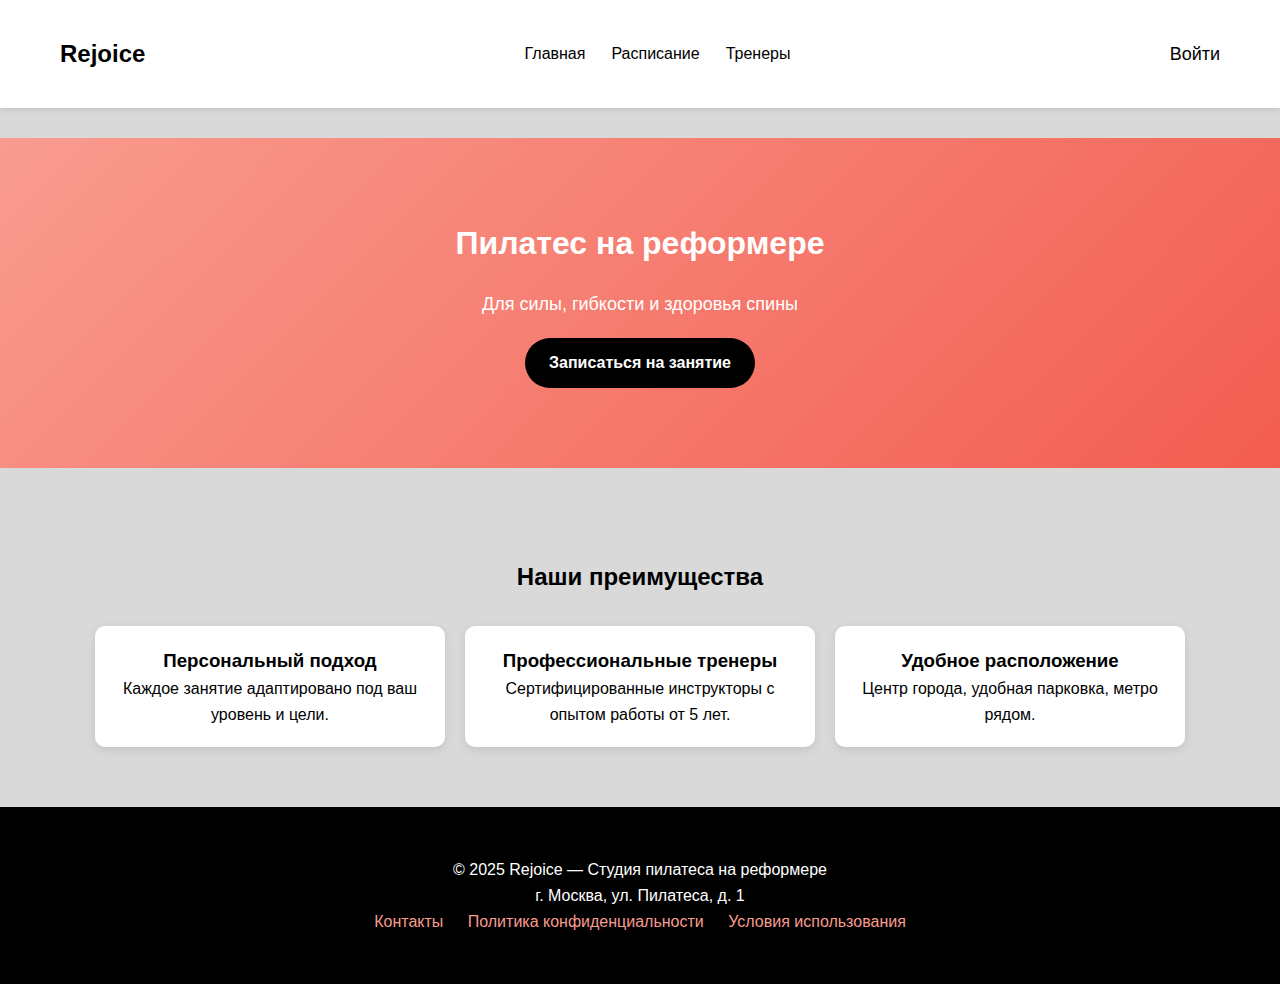
<file: index.html>
<!DOCTYPE html>
<html lang="ru">
<head>
  <meta charset="UTF-8" />
  <meta name="viewport" content="width=device-width, initial-scale=1.0"/>
  <title>Rejoice — Пилатес на реформере</title>
  <link rel="stylesheet" href="css/style.css" />
</head>
<body>

  <!-- Уведомление -->
  <div class="notification" id="notification"></div>

  <!-- Модальное окно входа -->
  <div class="modal-overlay" id="loginModal">
    <div class="modal">
      <span class="modal-close" id="modalClose">&times;</span>
      <h2>Вход</h2>
      <form id="loginForm">
        <div class="form-group">
          <label for="login">Логин</label>
          <input type="email" id="login" class="form-control" required placeholder="example@example.com">
        </div>
        <div class="form-group">
          <label for="password">Пароль</label>
          <input type="password" id="password" class="form-control" required placeholder="••••••••">
        </div>
        <button type="submit" class="btn">Войти</button>
        <p style="margin-top:10px;font-size:14px;">
          Нет аккаунта? 
          <a href="#" id="showRegisterLink" style="color:#F35D51;cursor:pointer;">Зарегистрироваться</a>
        </p>
      </form>

      <!-- Форма регистрации -->
      <form id="registerForm" style="display:none;">
        <h3>Регистрация</h3>
        <div class="form-group">
          <label>Имя</label>
          <input type="text" id="regName" class="form-control" required>
        </div>
        <div class="form-group">
          <label>Логин (email)</label>
          <input type="email" id="regLogin" class="form-control" required>
        </div>
        <div class="form-group">
          <label>Пароль</label>
          <input type="password" id="regPassword" class="form-control" required minlength="6">
        </div>
        <div class="form-group">
          <label>Телефон</label>
          <input type="tel" id="regPhone" class="form-control" required>
        </div>
        <div style="display:flex;flex-direction:column;align-items:center;margin-top:10px;gap:10px;">
          <button type="submit" class="btn">Зарегистрироваться</button>
          <a href="#" id="showLoginLink" style="color:#F35D51;cursor:pointer;">Вернуться к входу</a>
        </div>
      </form>
    </div>
  </div>

  <!-- Шапка -->
  <header>
    <div class="container header-content">
      <a href="index.html" class="logo">Rejoice</a>
      <nav>
        <a href="index.html">Главная</a>
        <a href="schedule.html">Расписание</a>
        <a href="trainer.html">Тренеры</a>
        <a href="profile.html" id="profileBtn" style="display:none;">Личный кабинет</a>
        <a href="admin.html" id="adminBtn" style="display:none;">Админ-панель</a>
      </nav>
      <div class="user-menu" style="display:flex;align-items:center;gap:10px;">
        <div id="notificationIcon" style="display:none;position:relative;cursor:pointer;font-size:24px;"></div>
        <button id="loginBtn">Войти</button>
        <button id="logoutBtn" style="display:none;">Выйти</button>
      </div>
    </div>
  </header>

  <!-- Герой-блок -->
  <section class="hero" style="background:linear-gradient(135deg,var(--accent),var(--accent-dark));color:white;text-align:center;padding:80px 20px;margin:30px 0;">
    <h1>Пилатес на реформере</h1>
    <p style="font-size:18px;margin:20px 0;">Для силы, гибкости и здоровья спины</p>
    <a href="schedule.html" class="btn">Записаться на занятие</a>
  </section>

  <!-- Наши преимущества (по центру) -->
  <section class="container" style="margin:40px auto; text-align: center; display: flex; flex-direction: column; align-items: center;">
    <h2 style="margin-bottom: 30px;">Наши преимущества</h2>
    <div style="display:flex;gap:20px;flex-wrap:wrap;justify-content:center;max-width:1200px;margin:0 auto;width:100%;">
      <div style="flex:1;min-width:250px;max-width:350px;background:white;padding:20px;border-radius:10px;text-align:center;box-shadow: 0 3px 10px rgba(0,0,0,0.1);">
        <h3>Персональный подход</h3>
        <p>Каждое занятие адаптировано под ваш уровень и цели.</p>
      </div>
      <div style="flex:1;min-width:250px;max-width:350px;background:white;padding:20px;border-radius:10px;text-align:center;box-shadow: 0 3px 10px rgba(0,0,0,0.1);">
        <h3>Профессиональные тренеры</h3>
        <p>Сертифицированные инструкторы с опытом работы от 5 лет.</p>
      </div>
      <div style="flex:1;min-width:250px;max-width:350px;background:white;padding:20px;border-radius:10px;text-align:center;box-shadow: 0 3px 10px rgba(0,0,0,0.1);">
        <h3>Удобное расположение</h3>
        <p>Центр города, удобная парковка, метро рядом.</p>
      </div>
    </div>
  </section>

  <!-- Футер -->
  <footer>
    <div class="container">
      <p>© 2025 Rejoice — Студия пилатеса на реформере</p>
      <p>г. Москва, ул. Пилатеса, д. 1</p>
      <div class="footer-links">
        <a href="#">Контакты</a>
        <a href="#">Политика конфиденциальности</a>
        <a href="#">Условия использования</a>
      </div>
    </div>
  </footer>

  <script type="module" src="js/main.js"></script>
</body>
</html>
</file>
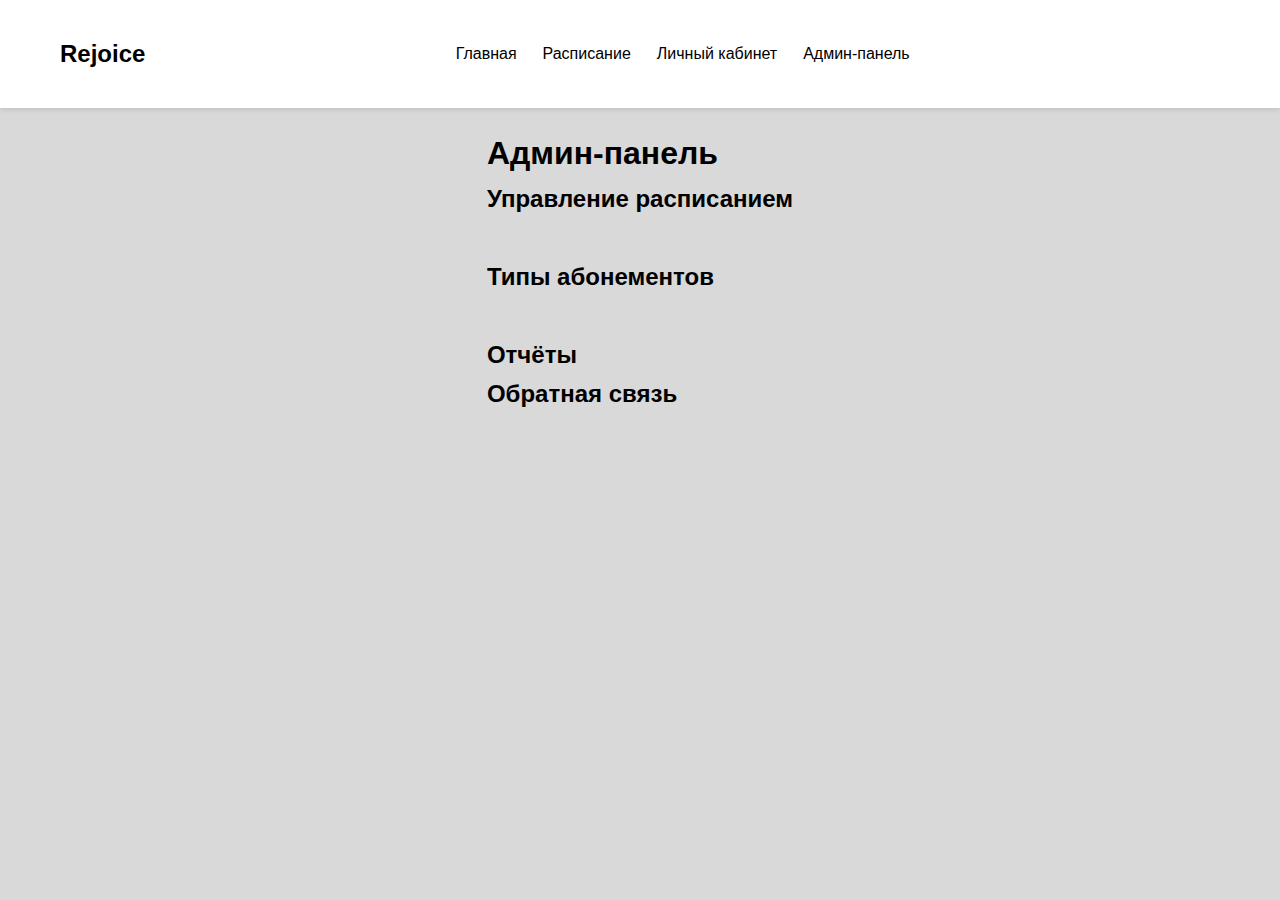
<file: admin-dashboard.html>
<!DOCTYPE html>
<html lang="ru">
<head>
  <meta charset="UTF-8">
  <meta name="viewport" content="width=device-width, initial-scale=1.0"/>
  <title>Админ-панель — Rejoice</title>
  <link rel="stylesheet" href="css/style.css"/>
</head>
<body>

  <header>
    <div class="container header-content">
      <a href="index.html" class="logo">Rejoice</a>
      <nav>
        <a href="index.html">Главная</a>
        <a href="schedule.html">Расписание</a>
        <a href="profile.html">Личный кабинет</a>
        <a href="admin-dashboard.html">Админ-панель</a>
      </nav>
      <div class="user-menu">
        <button id="logoutBtn">Выйти</button>
      </div>
    </div>
  </header>

  <div class="container">
    <h1>Админ-панель</h1>

    <!-- Управление расписанием -->
    <section>
      <h2>Управление расписанием</h2>
      <table id="adminScheduleList"></table>
    </section>

    <!-- Управление абонементами -->
    <section>
      <h2>Типы абонементов</h2>
      <table id="adminSubscriptionTypesList"></table>
    </section>

    <!-- Отчёты -->
    <section>
      <h2>Отчёты</h2>
      <div id="adminReportsList"></div>
    </section>

    <!-- Обратная связь -->
    <section>
      <h2>Обратная связь</h2>
      <table id="adminFeedbackList"></table>
    </section>
  </div>

  <script type="module" src="js/main.js"></script>
</body>
</html>
</file>
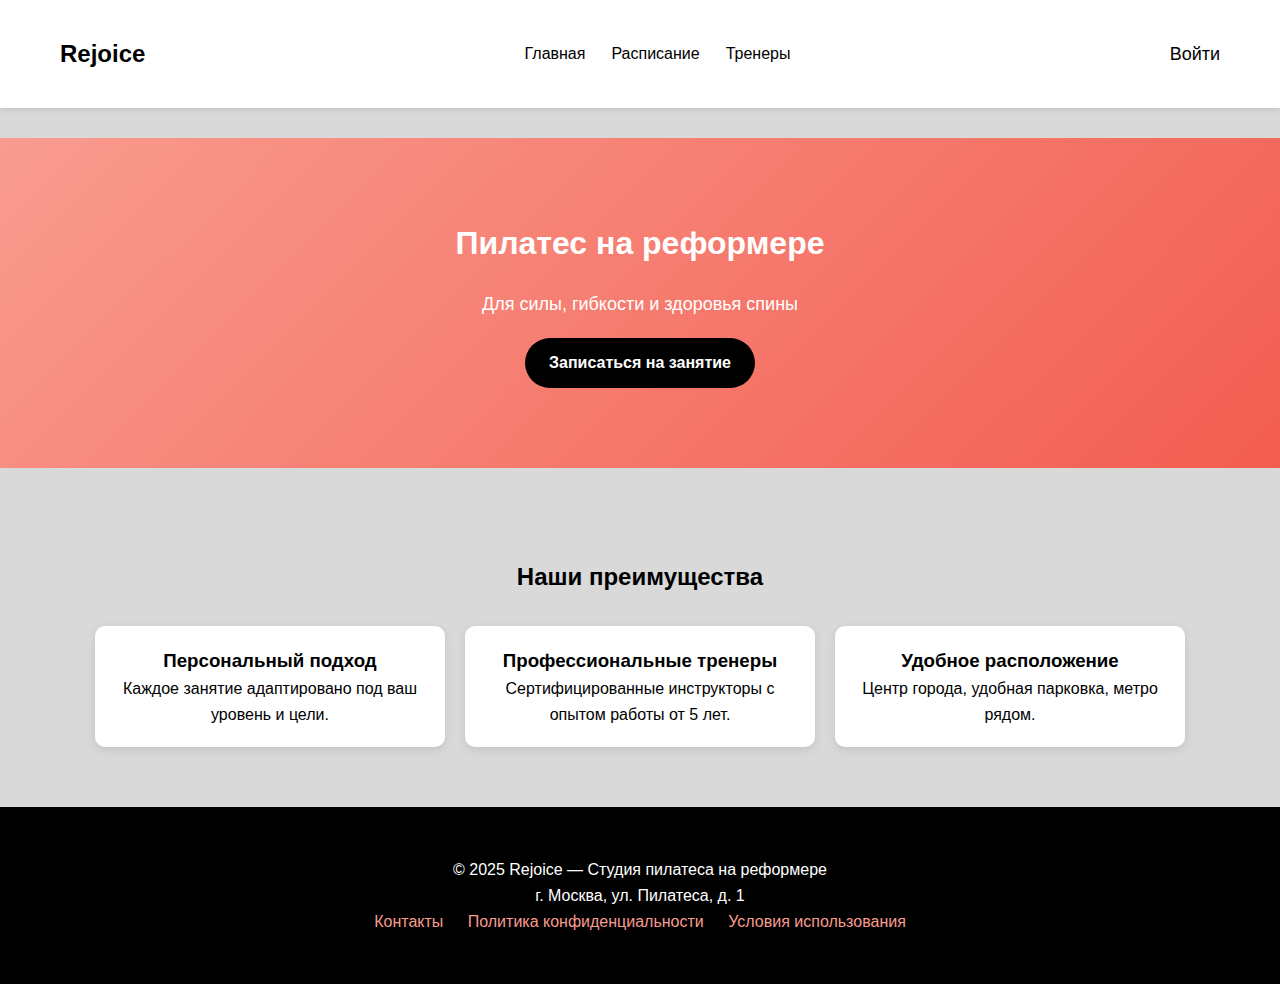
<file: admin.html>
<!DOCTYPE html>
<html lang="ru">
<head>
  <meta charset="UTF-8" />
  <meta name="viewport" content="width=device-width, initial-scale=1.0"/>
  <title>Админ-панель — Rejoice</title>
  <link rel="stylesheet" href="css/style.css" />
</head>
<body>

  <!-- Уведомление -->
  <div class="notification" id="notification"></div>

  <!-- Шапка -->
  <header>
    <div class="container header-content">
      <a href="index.html" class="logo">Rejoice</a>
      <nav>
        <a href="index.html">Главная</a>
        <a href="schedule.html">Расписание</a>
        <a href="trainer.html">Тренеры</a>
        <a href="profile.html" id="profileBtn" style="display:none;">Личный кабинет</a>
        <a href="admin.html" id="adminBtn" style="display:none;">Админ-панель</a>
      </nav>
      <div class="user-menu" style="display:flex;align-items:center;gap:10px;">
        <div id="notificationIcon" style="display:none;position:relative;cursor:pointer;font-size:24px;"></div>
        <button id="logoutBtn">Выйти</button>
      </div>
    </div>
  </header>

  <section class="container" style="margin:40px 0;">
    <h1>Админ-панель</h1>

    <!-- Меню -->
    <div style="display:flex;gap:15px;margin:30px 0;flex-wrap:wrap;">
      <button id="scheduleTab" class="btn" data-tab="schedule">Расписание</button>
      <button id="subscriptionsTab" class="btn-secondary" data-tab="subscriptions">Абонементы</button>
      <button id="reportsTab" class="btn-secondary" data-tab="reports">Отчёты</button>
      <button id="feedbackTab" class="btn-secondary" data-tab="feedback">Обратная связь</button>
      <button id="notificationsTab" class="btn-secondary" data-tab="notifications">Уведомления</button>
    </div>

    <!-- Управление расписанием -->
    <div id="scheduleSection" class="admin-section">
      <h2>Управление расписанием</h2>
      <button id="addScheduleBtn" class="btn" style="margin:20px 0;">Добавить занятие</button>
      <div id="adminScheduleList">
        <p>Загрузка...</p>
      </div>
    </div>

    <!-- Управление абонементами -->
    <div id="subscriptionsSection" class="admin-section" style="display:none;">
      <h2>Управление типами абонементов</h2>
      <button id="addSubscriptionTypeBtn" class="btn" style="margin:20px 0;">Добавить тип абонемента</button>
      <div id="subscriptionTypesList"></div>
    </div>

    <!-- Отчёты -->
    <div id="reportsSection" class="admin-section" style="display:none;">
      <h2>Отчёты</h2>
      <div id="reportsContent"></div>
    </div>

    <!-- Обратная связь -->
    <!-- Уведомления -->
    <div id="notificationsSection" class="admin-section" style="display:none;">
      <h2>Управление уведомлениями</h2>
      <form id="notificationForm" class="card">
        <div class="form-group">
          <label>Заголовок</label>
          <input type="text" id="notificationTitle" class="form-control" required>
        </div>
        <div class="form-group">
          <label>Сообщение</label>
          <textarea id="notificationMessage" class="form-control" rows="4" required></textarea>
        </div>
        <div class="form-group">
          <label>Аудитория</label>
          <select id="notificationAudience" class="form-control">
            <option value="all">Все пользователи</option>
            <option value="clients">Клиенты</option>
            <option value="trainers">Тренеры</option>
          </select>
        </div>
        <button type="submit" class="btn" style="margin-top:10px;">Отправить уведомление</button>
      </form>
      <div id="notificationsHistory" style="margin-top:20px;"></div>
    </div>
  </section>

  <!-- Модальное окно для добавления/редактирования занятия -->
  <div class="modal-overlay" id="scheduleModal" style="display:none;">
    <div class="modal">
      <span class="modal-close" id="scheduleModalClose">&times;</span>
      <h2 id="scheduleModalTitle">Добавить занятие</h2>
      <form id="scheduleForm">
        <div class="form-group">
          <label>Название</label>
          <input type="text" id="scheduleTitle" class="form-control" required>
        </div>
        <div class="form-group">
          <label>Дата и время</label>
          <input type="datetime-local" id="scheduleDateTime" class="form-control" required>
        </div>
        <div class="form-group">
          <label>Длительность (минуты)</label>
          <input type="number" id="scheduleDuration" class="form-control" required min="30" step="15">
        </div>
        <div class="form-group">
          <label>Уровень</label>
          <select id="scheduleLevel" class="form-control" required>
            <option value="Beginner">Beginner</option>
            <option value="Intermediate">Intermediate</option>
            <option value="Advanced">Advanced</option>
          </select>
        </div>
        <div class="form-group">
          <label>Максимум участников</label>
          <input type="number" id="scheduleMaxParticipants" class="form-control" required min="1">
        </div>
        <div class="form-group">
          <label>Тренер</label>
          <select id="scheduleTrainer" class="form-control" required>
            <!-- Заполнится через JS -->
          </select>
        </div>
        <div class="form-group">
          <label>Статус</label>
          <select id="scheduleStatus" class="form-control" required>
            <option value="Open">Открыто</option>
            <option value="Closed">Закрыто</option>
            <option value="Cancelled">Отменено</option>
          </select>
        </div>
        <div style="display:flex;gap:10px;margin-top:15px;">
          <button type="submit" class="btn">Сохранить</button>
          <button type="button" id="cancelScheduleBtn" class="btn-secondary">Отмена</button>
        </div>
      </form>
    </div>
  </div>

  <!-- Модальное окно типов абонементов -->
  <div class="modal-overlay" id="subscriptionTypeModal" style="display:none;">
    <div class="modal">
      <span class="modal-close" id="subscriptionTypeModalClose">&times;</span>
      <h2>Тип абонемента</h2>
      <form id="subscriptionTypeForm">
        <div class="form-group">
          <label>Название</label>
          <input type="text" id="subscriptionTypeName" class="form-control" required>
        </div>
        <div class="form-group">
          <label>Количество занятий (оставьте пустым для ∞)</label>
          <input type="number" id="subscriptionTypeSessions" class="form-control" min="1">
        </div>
        <div class="form-group">
          <label>Цена</label>
          <input type="number" id="subscriptionTypePrice" class="form-control" min="0" required>
        </div>
        <div style="display:flex;gap:10px;margin-top:15px;">
          <button type="submit" class="btn">Сохранить</button>
          <button type="button" id="cancelSubscriptionTypeBtn" class="btn-secondary">Отмена</button>
        </div>
      </form>
    </div>
  </div>

  <!-- Футер -->
  <footer>
    <div class="container">
      <p>© 2025 Rejoice — Студия пилатеса на реформере</p>
    </div>
  </footer>

  <script type="module" src="js/main.js"></script>
</body>
</html>
</file>
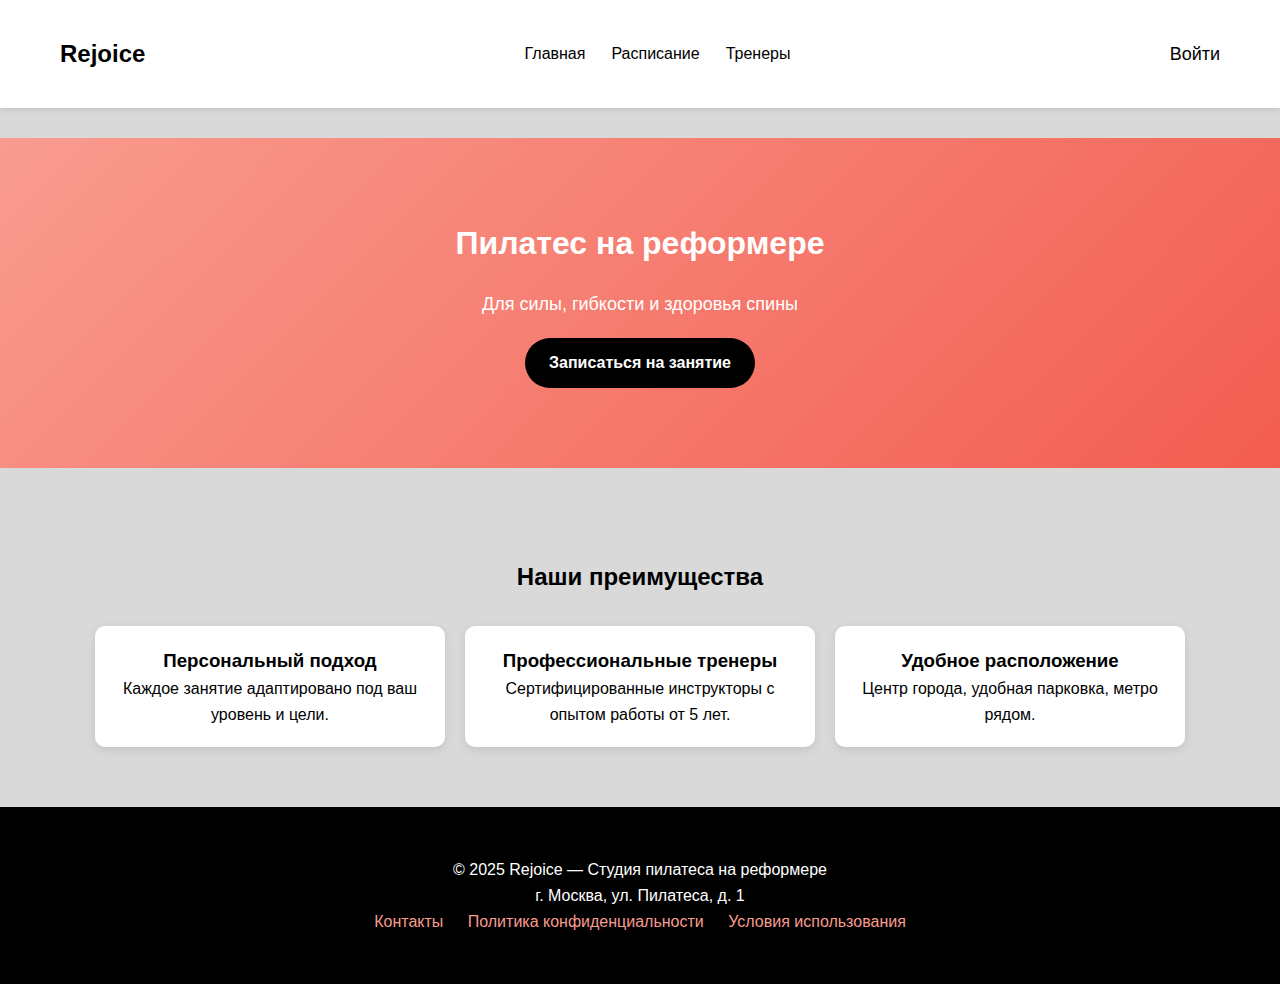
<file: profile.html>
<!DOCTYPE html>
<html lang="ru">
<head>
  <meta charset="UTF-8" />
  <meta name="viewport" content="width=device-width, initial-scale=1.0"/>
  <title>Личный кабинет — Rejoice</title>
  <link rel="stylesheet" href="css/style.css" />
  <script type="module" src="js/main.js"></script>
</head>
<body>

  <!-- Уведомление -->
  <div class="notification" id="notification"></div>
    <!-- Модальное окно входа -->
<div class="modal-overlay" id="loginModal">
  <div class="modal">
    <span class="modal-close" id="modalClose">&times;</span>
    <h2>Вход</h2>
    <form id="loginForm">
      <div class="form-group">
        <label for="login">Логин</label>
        <input type="email" id="login" class="form-control" required placeholder="example@example.com">
      </div>
      <div class="form-group">
        <label for="password">Пароль</label>
        <input type="password" id="password" class="form-control" required placeholder="••••••••">
      </div>
        <button type="submit" class="btn">Войти</button>
        <p style="margin-top:10px;font-size:14px;">
        Нет аккаунта? 
        <a href="#" id="showRegisterLink" style="color:#F35D51;cursor:pointer;">Зарегистрироваться</a>
      </p>
    </form>

    <!-- Форма регистрации -->
    <form id="registerForm" style="display:none;">
      <h3>Регистрация</h3>
      <div class="form-group">
        <label>Имя</label>
        <input type="text" id="regName" class="form-control" required>
      </div>
      <div class="form-group">
        <label>Логин (email)</label>
        <input type="email" id="regLogin" class="form-control" required>
      </div>
      <div class="form-group">
        <label>Пароль</label>
        <input type="password" id="regPassword" class="form-control" required minlength="6">
      </div>
        <div style="display:flex;flex-direction:column;align-items:center;margin-top:10px;gap:10px;">
          <button type="submit" class="btn">Зарегистрироваться</button>
          <a href="#" id="showLoginLink" style="color:#F35D51;cursor:pointer;">Вернуться к входу</a>
        </div>
    </form>
  </div>
</div>
  <!-- Шапка -->
  <header>
    <div class="container header-content">
      <a href="index.html" class="logo">Rejoice</a>
      <nav>
        <a href="index.html">Главная</a>
        <a href="schedule.html">Расписание</a>
        <a href="trainer.html">Тренеры</a>
        <a href="profile.html" id="profileBtn" style="display:none;">Личный кабинет</a>
        <a href="admin.html" id="adminBtn" style="display:none;">Админ-панель</a>
      </nav>
      <div class="user-menu" style="display:flex;align-items:center;gap:10px;">
        <div id="notificationIcon" style="display:none;position:relative;cursor:pointer;font-size:24px;"></div>
        <button id="loginBtn">Войти</button>
        <button id="logoutBtn" style="display:none;">Выйти</button>
      </div>
    </div>
  </header>

  <section class="container" style="margin:30px 0;">
    <h1 style="text-align:left;">Личный кабинет</h1>
  </section>

  <!-- Профиль -->
  <section class="container card" style="margin:20px 0;">
    <div style="display:flex;justify-content:space-between;align-items:center;margin-bottom:15px;">
      <h3 class="card-title" style="margin:0;">Профиль</h3>
      <button id="editProfileBtn" class="btn-secondary" style="padding:8px 16px;">Редактировать</button>
    </div>
    <div id="profileView">
      <p><strong>Имя:</strong> <span id="userName">-</span></p>
      <p><strong>Email:</strong> <span id="userEmail">-</span></p>
      <p><strong>Телефон:</strong> <span id="userPhone">-</span></p>
      <p><strong>Роль:</strong> <span id="userRole">-</span></p>
    </div>
    <div id="profileEdit" style="display:none;">
      <form id="profileEditForm">
        <div class="form-group">
          <label>Имя</label>
          <input type="text" id="editUserName" class="form-control" required>
        </div>
        <div class="form-group">
          <label>Email</label>
          <input type="email" id="editUserEmail" class="form-control" required>
        </div>
        <div class="form-group">
          <label>Телефон</label>
          <input type="tel" id="editUserPhone" class="form-control" required pattern="[0-9]{11}" placeholder="11 цифр">
        </div>
        <div style="display:flex;gap:10px;margin-top:15px;">
          <button type="submit" class="btn">Сохранить</button>
          <button type="button" id="cancelEditBtn" class="btn-secondary">Отмена</button>
        </div>
      </form>
    </div>
    <div style="margin-top:20px;padding-top:20px;border-top:1px solid var(--gray);">
      <button id="logoutBtnProfile" class="btn-secondary" style="padding:10px 30px;">Выйти</button>
    </div>
  </section>

  <!-- Мои записи -->
  <section class="container card" style="margin:20px 0;">
    <h3 class="card-title">Мои записи</h3>
    <div id="myBookingsList">
      <p>Загрузка...</p>
    </div>
  </section>

  <!-- Абонементы -->
  <section class="container card" style="margin:20px 0;">
    <h3 class="card-title">Абонементы</h3>
    <table style="width:100%;border-collapse:collapse;">
      <thead>
        <tr style="background:var(--bg-light);">
          <th style="padding:10px;border-bottom:1px solid var(--gray);">Тип</th>
          <th style="padding:10px;border-bottom:1px solid var(--gray);">Дата начала</th>
          <th style="padding:10px;border-bottom:1px solid var(--gray);">Дата окончания</th>
          <th style="padding:10px;border-bottom:1px solid var(--gray);">Осталось занятий</th>
          <th style="padding:10px;border-bottom:1px solid var(--gray);">Прогресс</th>
        </tr>
      </thead>
      <tbody id="subscriptionsList">
        <tr>
          <td colspan="5">Загрузка...</td>
        </tr>
      </tbody>
    </table>
  </section>

  <!-- История посещений -->
  <section class="container card" style="margin:20px 0;">
    <h3 class="card-title">История посещений</h3>
    <table class="history-table" style="width:100%;border-collapse:collapse;">
      <thead>
        <tr style="background:var(--bg-light);">
          <th style="padding:10px;border-bottom:1px solid var(--gray);">Дата и время</th>
          <th style="padding:10px;border-bottom:1px solid var(--gray);">Название</th>
          <th style="padding:10px;border-bottom:1px solid var(--gray);">Уровень</th>
          <th style="padding:10px;border-bottom:1px solid var(--gray);">Тренер</th>
          <th style="padding:10px;border-bottom:1px solid var(--gray);">Статус</th>
        </tr>
      </thead>
      <tbody id="historyList">
        <tr>
          <td colspan="5">Загрузка...</td>
        </tr>
      </tbody>
    </table>
    <div id="historyPagination" class="pagination" style="display:none;margin-top:20px;">
      <!-- Кнопки пагинации будут добавлены через JS -->
    </div>
  </section>

  <!-- Обратная связь -->
  <section class="container card" style="margin:20px 0;">
    <h3 class="card-title">Обратная связь</h3>
    <form id="feedbackForm" style="margin:15px 0;">
      <div class="form-group">
        <label>Тема сообщения</label>
        <select id="feedbackSubject" required class="form-control">
          <option value="">Выберите тему</option>
          <option value="Проблема с записью">Проблема с записью</option>
          <option value="Оценка тренера">Оценка тренера</option>
          <option value="Предложение">Предложение</option>
          <option value="Другое">Другое</option>
        </select>
      </div>
      <div class="form-group">
        <label>Сообщение</label>
        <textarea id="feedbackMessage" required minlength="10" maxlength="500" placeholder="Введите текст сообщения (от 10 до 500 символов)" 
                  class="form-control" style="height:100px;"></textarea>
        <small style="color:#666;">От 10 до 500 символов</small>
      </div>
      <button type="submit" class="btn">Отправить</button>
    </form>
    <div id="feedbackList" style="margin-top:20px;">
      <!-- История обратной связи будет здесь -->
    </div>
  </section>

  <!-- Футер -->
  <footer>
    <div class="container">
      <p>© 2025 Rejoice — Студия пилатеса на реформере</p>
      <p>г. Москва, ул. Пилатеса, д. 1</p>
      <div class="footer-links">
        <a href="#">Контакты</a>
        <a href="#">Политика конфиденциальности</a>
        <a href="#">Условия использования</a>
      </div>
    </div>
  </footer>

</body>
</html>
</file>
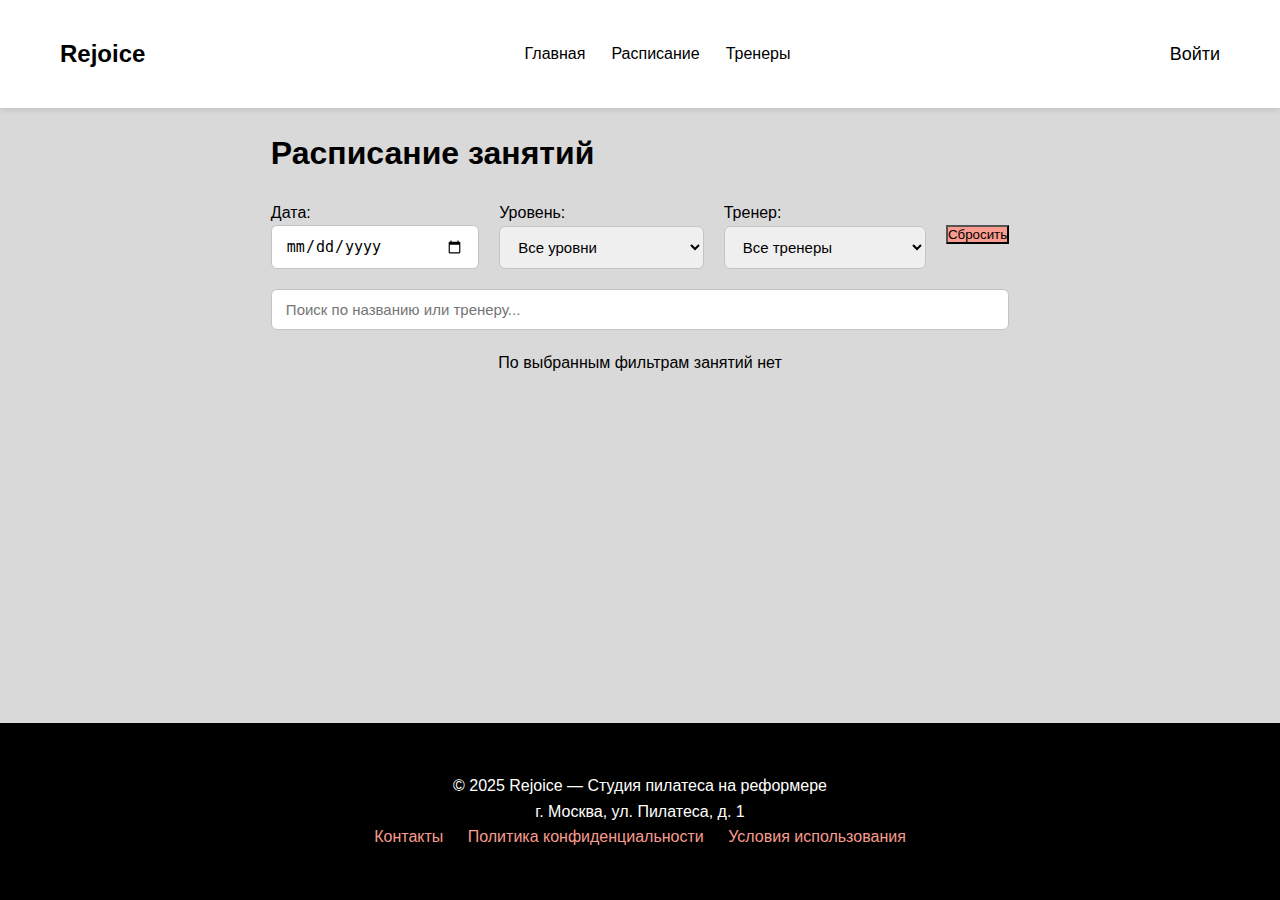
<file: schedule.html>
<!DOCTYPE html>
<html lang="ru">
<head>
  <meta charset="UTF-8">
  <meta name="viewport" content="width=device-width, initial-scale=1.0">
  <title>Расписание — Rejoice</title>
  <link rel="stylesheet" href="css/style.css">
</head>
<body>

  <!-- Уведомление -->
  <div class="notification" id="notification"></div>

  <!-- Модальное окно входа -->
  <div class="modal-overlay" id="loginModal">
    <div class="modal">
      <span class="modal-close" id="modalClose">&times;</span>
      <h2>Вход</h2>
      <form id="loginForm">
        <div class="form-group">
          <label for="login">Логин</label>
          <input type="email" id="login" class="form-control" required placeholder="example@example.com">
        </div>
        <div class="form-group">
          <label for="password">Пароль</label>
          <input type="password" id="password" class="form-control" required placeholder="••••••••">
        </div>
        <button type="submit" class="btn">Войти</button>
        <p style="margin-top:10px;font-size:14px;">
          Нет аккаунта? 
          <a href="#" id="showRegisterLink" style="color:#F35D51;cursor:pointer;">Зарегистрироваться</a>
        </p>
      </form>

      <!-- Форма регистрации -->
      <form id="registerForm" style="display:none;">
        <h3>Регистрация</h3>
        <div class="form-group">
          <label>Имя</label>
          <input type="text" id="regName" class="form-control" required>
        </div>
        <div class="form-group">
          <label>Логин (email)</label>
          <input type="email" id="regLogin" class="form-control" required>
        </div>
        <div class="form-group">
          <label>Пароль</label>
          <input type="password" id="regPassword" class="form-control" required minlength="6">
        </div>
        <div class="form-group">
          <label>Телефон</label>
          <input type="tel" id="regPhone" class="form-control" required>
        </div>
        <div style="display:flex;flex-direction:column;align-items:center;margin-top:10px;gap:10px;">
          <button type="submit" class="btn">Зарегистрироваться</button>
          <a href="#" id="showLoginLink" style="color:#F35D51;cursor:pointer;">Вернуться к входу</a>
        </div>
      </form>
    </div>
  </div>

  <!-- Шапка -->
  <header>
    <div class="container header-content">
      <a href="index.html" class="logo">Rejoice</a>
      <nav>
        <a href="index.html">Главная</a>
        <a href="schedule.html">Расписание</a>
        <a href="trainer.html">Тренеры</a>
        <a href="profile.html" id="profileBtn" style="display:none;">Личный кабинет</a>
        <a href="admin.html" id="adminBtn" style="display:none;">Админ-панель</a>
      </nav>
      <div class="user-menu" style="display:flex;align-items:center;gap:10px;">
        <div id="notificationIcon" style="display:none;position:relative;cursor:pointer;font-size:24px;"></div>
        <button id="loginBtn">Войти</button>
        <button id="logoutBtn" style="display:none;">Выйти</button>
      </div>
    </div>
  </header>

  <main class="container">
    <h1>Расписание занятий</h1>

    <!-- Фильтры -->
    <div style="display:flex;gap:20px;margin:20px 0;flex-wrap:wrap;align-items:center;">
      <div>
        <label>Дата:</label>
        <input type="date" id="dateFilter" class="form-control">
      </div>
      <div>
        <label>Уровень:</label>
        <select id="levelFilter" class="form-control">
          <option value="">Все уровни</option>
          <option value="Beginner">Beginner</option>
          <option value="Intermediate">Intermediate</option>
          <option value="Advanced">Advanced</option>
        </select>
      </div>
      <div>
        <label>Тренер:</label>
        <select id="trainerFilter" class="form-control">
          <option value="">Все тренеры</option>
        </select>
      </div>
      <button id="resetFilters" class="btn-secondary">Сбросить</button>
    </div>

    <!-- Поиск -->
    <div style="margin:20px 0;">
      <input type="text" id="searchInput" class="form-control" placeholder="Поиск по названию или тренеру...">
    </div>

    <!-- Список занятий -->
    <div id="scheduleList" style="display:grid;grid-template-columns:repeat(auto-fit,minmax(300px,1fr));gap:20px;margin:20px 0;"></div>

    <!-- Пагинация -->
    <div id="pagination" class="pagination" style="display:none;justify-content:center;margin:30px 0;gap:10px;"></div>
  </main>

  <!-- Футер -->
  <footer>
    <div class="container">
      <p>© 2025 Rejoice — Студия пилатеса на реформере</p>
      <p>г. Москва, ул. Пилатеса, д. 1</p>
      <div class="footer-links">
        <a href="#">Контакты</a>
        <a href="#">Политика конфиденциальности</a>
        <a href="#">Условия использования</a>
      </div>
    </div>
  </footer>

  <script type="module" src="js/main.js"></script>
</body>
</html>
</file>
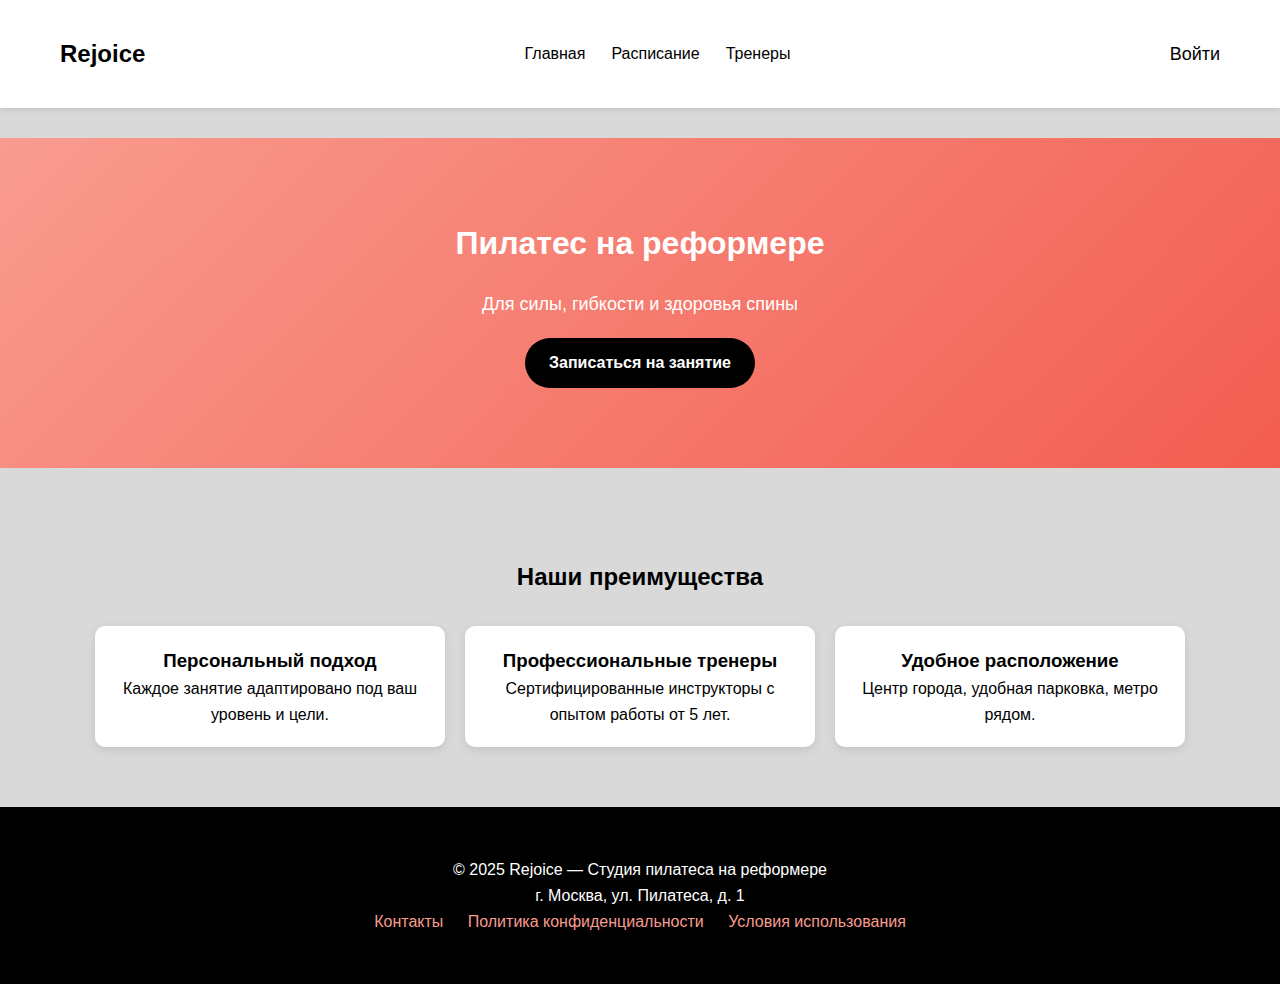
<file: trainer-profile.html>
<!DOCTYPE html>
<html lang="ru">
<head>
  <meta charset="UTF-8">
  <meta name="viewport" content="width=device-width, initial-scale=1.0">
  <title>Профиль тренера — Rejoice</title>
  <link rel="stylesheet" href="css/style.css">
</head>
<body>

  <!-- Уведомление -->
  <div class="notification" id="notification"></div>

  <!-- Модальное окно входа -->
  <div class="modal-overlay" id="loginModal">
    <div class="modal">
      <span class="modal-close" id="modalClose">&times;</span>
      <h2>Вход</h2>
      <form id="loginForm">
        <div class="form-group">
          <label for="login">Логин</label>
          <input type="email" id="login" class="form-control" required placeholder="example@example.com">
        </div>
        <div class="form-group">
          <label for="password">Пароль</label>
          <input type="password" id="password" class="form-control" required placeholder="••••••••">
        </div>
        <button type="submit" class="btn">Войти</button>
        <p style="margin-top:10px;font-size:14px;">
          Нет аккаунта? 
          <a href="#" id="showRegisterLink" style="color:#F35D51;cursor:pointer;">Зарегистрироваться</a>
        </p>
      </form>

      <!-- Форма регистрации -->
      <form id="registerForm" style="display:none;">
        <h3>Регистрация</h3>
        <div class="form-group">
          <label>Имя</label>
          <input type="text" id="regName" class="form-control" required>
        </div>
        <div class="form-group">
          <label>Логин (email)</label>
          <input type="email" id="regLogin" class="form-control" required>
        </div>
        <div class="form-group">
          <label>Пароль</label>
          <input type="password" id="regPassword" class="form-control" required minlength="6">
        </div>
        <div class="form-group">
          <label>Телефон</label>
          <input type="tel" id="regPhone" class="form-control" required>
        </div>
        <div style="display:flex;flex-direction:column;align-items:center;margin-top:10px;gap:10px;">
          <button type="submit" class="btn">Зарегистрироваться</button>
          <a href="#" id="showLoginLink" style="color:#F35D51;cursor:pointer;">Вернуться к входу</a>
        </div>
      </form>
    </div>
  </div>

  <!-- Шапка -->
  <header>
    <div class="container header-content">
      <a href="index.html" class="logo">Rejoice</a>
      <nav>
        <a href="index.html">Главная</a>
        <a href="schedule.html">Расписание</a>
        <a href="trainer.html">Тренеры</a>
        <a href="profile.html" id="profileBtn" style="display:none;">Личный кабинет</a>
        <a href="admin.html" id="adminBtn" style="display:none;">Админ-панель</a>
      </nav>
      <div class="user-menu" style="display:flex;align-items:center;gap:10px;">
        <div id="notificationIcon" style="display:none;position:relative;cursor:pointer;font-size:24px;"></div>
        <button id="loginBtn">Войти</button>
        <button id="logoutBtn" style="display:none;">Выйти</button>
      </div>
    </div>
  </header>

  <main class="container">
    <h1>Профиль тренера</h1>

    <div id="trainerProfile">
      <!-- Профиль загружается через JS -->
    </div>

    <!-- Только для тренеров -->
    <div id="trainerControls" style="display:none;margin-top:30px;">
      <h2>Управление расписанием</h2>
      <button id="addScheduleBtn" class="btn">Добавить занятие</button>

      <div id="trainerScheduleList" style="margin-top:20px;"></div>
    </div>
  </main>

  <!-- Модальное окно добавления занятия -->
  <div class="modal-overlay" id="addScheduleModal" style="display:none;">
    <div class="modal">
      <span class="modal-close" id="closeAddScheduleModal">&times;</span>
      <h2>Добавить занятие</h2>
      <form id="addScheduleForm">
        <div class="form-group">
          <label>Название</label>
          <input type="text" id="scheduleTitle" class="form-control" required>
        </div>
        <div class="form-group">
          <label>Дата и время</label>
          <input type="datetime-local" id="scheduleDateTime" class="form-control" required>
        </div>
        <div class="form-group">
          <label>Длительность (мин)</label>
          <input type="number" id="scheduleDuration" class="form-control" required min="30" step="15" value="60">
        </div>
        <div class="form-group">
          <label>Уровень</label>
          <select id="scheduleLevel" class="form-control" required>
            <option value="Beginner">Beginner</option>
            <option value="Intermediate">Intermediate</option>
            <option value="Advanced">Advanced</option>
          </select>
        </div>
        <div class="form-group">
          <label>Макс. участников</label>
          <input type="number" id="scheduleMaxParticipants" class="form-control" required min="1" value="8">
        </div>
        <div class="form-group">
          <label>Статус</label>
          <select id="scheduleStatus" class="form-control" required>
            <option value="Open">Открыто</option>
            <option value="Closed">Закрыто</option>
          </select>
        </div>
        <button type="submit" class="btn">Создать занятие</button>
      </form>
    </div>
  </div>

  <!-- Футер -->
  <footer>
    <div class="container">
      <p>© 2025 Rejoice — Студия пилатеса на реформере</p>
      <p>г. Москва, ул. Пилатеса, д. 1</p>
      <div class="footer-links">
        <a href="#">Контакты</a>
        <a href="#">Политика конфиденциальности</a>
        <a href="#">Условия использования</a>
      </div>
    </div>
  </footer>

  <script type="module" src="js/main.js"></script>
</body>
</html>
</file>
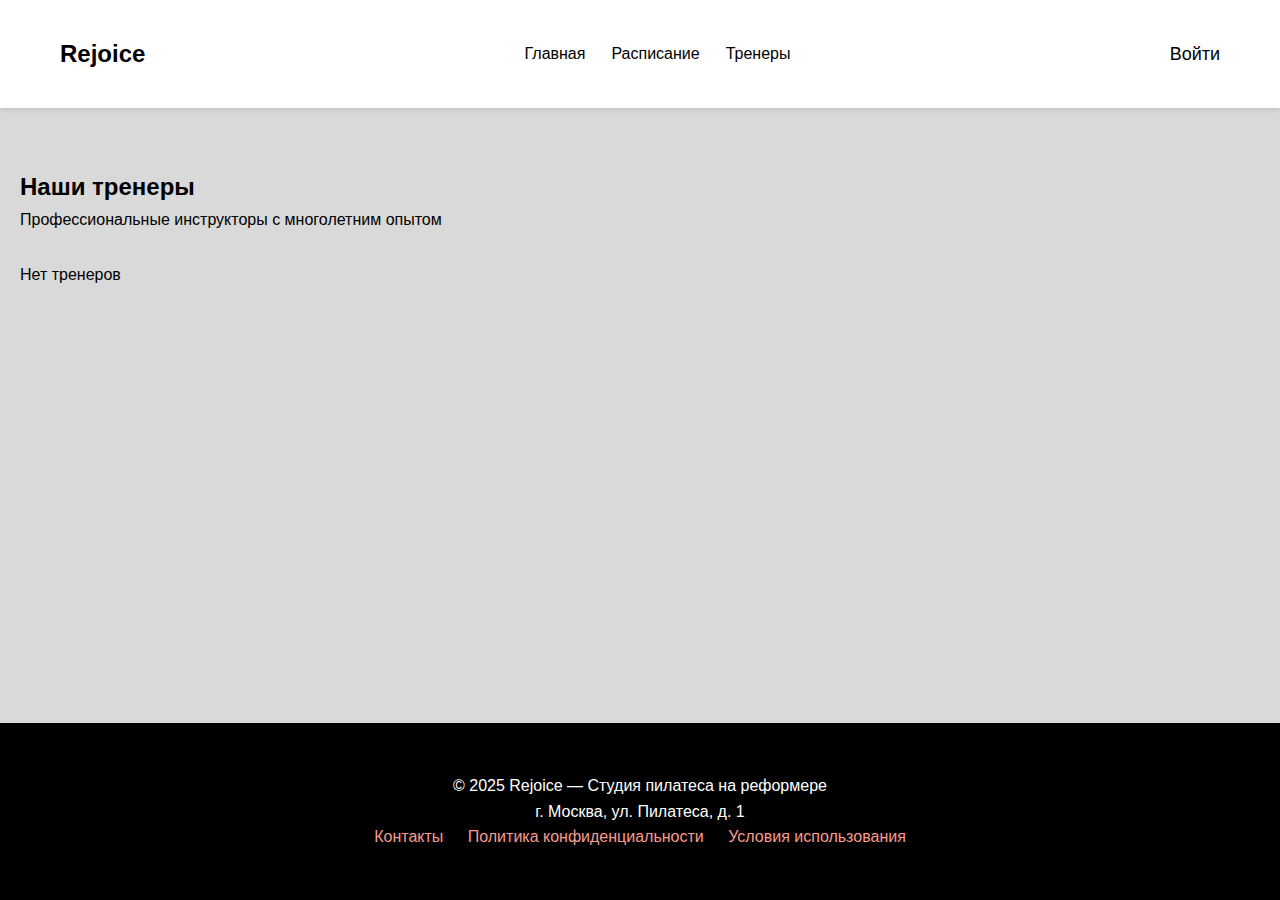
<file: trainer.html>
<!-- trainer.html -->
<!DOCTYPE html>
<html lang="ru">
<head>
  <meta charset="UTF-8" />
  <meta name="viewport" content="width=device-width, initial-scale=1.0"/>
  <title>Тренеры — Rejoice</title>
  <link rel="stylesheet" href="css/style.css" />
</head>
<body>

  <!-- Уведомление -->
  <div class="notification" id="notification"></div>

  <!-- Модальное окно входа -->
  <div class="modal-overlay" id="loginModal">
    <div class="modal">
      <span class="modal-close" id="modalClose">&times;</span>
      <h2>Вход</h2>
      <form id="loginForm">
        <div class="form-group">
          <label for="login">Логин</label>
          <input type="email" id="login" class="form-control" required placeholder="example@example.com">
        </div>
        <div class="form-group">
          <label for="password">Пароль</label>
          <input type="password" id="password" class="form-control" required placeholder="••••••••">
        </div>
        <button type="submit" class="btn">Войти</button>
        <p style="margin-top:10px;font-size:14px;">
          Нет аккаунта? 
          <a href="#" id="showRegisterLink" style="color:#F35D51;cursor:pointer;">Зарегистрироваться</a>
        </p>
      </form>

      <!-- Форма регистрации -->
      <form id="registerForm" style="display:none;">
        <h3>Регистрация</h3>
        <div class="form-group">
          <label>Имя</label>
          <input type="text" id="regName" class="form-control" required>
        </div>
        <div class="form-group">
          <label>Логин (email)</label>
          <input type="email" id="regLogin" class="form-control" required>
        </div>
        <div class="form-group">
          <label>Пароль</label>
          <input type="password" id="regPassword" class="form-control" required minlength="6">
        </div>
        <div class="form-group">
          <label>Телефон</label>
          <input type="tel" id="regPhone" class="form-control" required>
        </div>
        <div style="display:flex;flex-direction:column;align-items:center;margin-top:10px;gap:10px;">
          <button type="submit" class="btn">Зарегистрироваться</button>
          <a href="#" id="showLoginLink" style="color:#F35D51;cursor:pointer;">Вернуться к входу</a>
        </div>
      </form>
    </div>
  </div>

  <!-- Шапка -->
  <header>
    <div class="container header-content">
      <a href="index.html" class="logo">Rejoice</a>
      <nav>
        <a href="index.html">Главная</a>
        <a href="schedule.html">Расписание</a>
        <a href="trainer.html">Тренеры</a>
        <a href="profile.html" id="profileBtn" style="display:none;">Личный кабинет</a>
        <a href="admin.html" id="adminBtn" style="display:none;">Админ-панель</a>
      </nav>
      <div class="user-menu" style="display:flex;align-items:center;gap:10px;">
        <div id="notificationIcon" style="display:none;position:relative;cursor:pointer;font-size:24px;"></div>
        <button id="loginBtn">Войти</button>
        <button id="logoutBtn" style="display:none;">Выйти</button>
      </div>
    </div>
  </header>

  <!-- Список тренеров -->
  <section class="container" style="margin:40px 0;">
    <h2>Наши тренеры</h2>
    <p>Профессиональные инструкторы с многолетним опытом</p>

    <div id="trainersList" style="display:grid;grid-template-columns:repeat(auto-fit,minmax(300px,1fr));gap:20px;margin:30px 0;">
      <!-- Тренеры будут добавлены через JS -->
    </div>
  </section>

  <!-- Футер -->
  <footer>
    <div class="container">
      <p>© 2025 Rejoice — Студия пилатеса на реформере</p>
      <p>г. Москва, ул. Пилатеса, д. 1</p>
      <div class="footer-links">
        <a href="#">Контакты</a>
        <a href="#">Политика конфиденциальности</a>
        <a href="#">Условия использования</a>
      </div>
    </div>
  </footer>

  <script type="module" src="js/main.js"></script>
</body>
</html>
</file>
<file: css/style.css>
:root {
    --black: #000000;
    --white: #FFFFFF;
    --accent: #F99B8F;
    --bg-light: #D9D9D9;
    --accent-dark: #F35D51;
    --gray: #C4C4C4;
  }
  
  * {
    margin: 0;
    padding: 0;
    box-sizing: border-box;
  }
  
  body {
    font-family: 'Segoe UI', Tahoma, Geneva, Verdana, sans-serif;
    background-color: var(--bg-light);
    color: var(--black);
    line-height: 1.6;
    display: flex;
    flex-direction: column;
    min-height: 100vh;
  }
  
  .container {
    max-width: 1200px;
    margin: 0 auto;
    padding: 20px;
  }
  
  /* Шапка */
  header {
    background: var(--white);
    box-shadow: 0 2px 5px rgba(0,0,0,0.1);
    padding: 15px 0;
  }
  
  .header-content {
    display: flex;
    justify-content: space-between;
    align-items: center;
    flex-wrap: nowrap;
  }
  
  .logo {
    font-size: 24px;
    font-weight: bold;
    color: var(--black);
    text-decoration: none;
    flex-shrink: 0;
  }
  
  nav {
    display: flex;
    flex-wrap: nowrap;
    align-items: center;
    gap: 10px;
    flex: 1;
    justify-content: center;
    min-width: 0;
  }
  
  nav a {
    color: var(--black);
    text-decoration: none;
    margin: 0 8px;
    font-weight: 500;
    white-space: nowrap;
    flex-shrink: 0;
  }
  
  nav a:hover {
    color: var(--accent);
  }
  
  .user-menu {
    display: flex;
    align-items: center;
    gap: 10px;
    flex-shrink: 0;
  }
  
  .user-menu button {
    background: none;
    border: none;
    cursor: pointer;
    font-size: 18px;
    color: var(--black);
    white-space: nowrap;
  }
  
  /* Кнопки */
  .btn {
    display: inline-block;
    padding: 10px 20px;
    background: var(--black);
    color: var(--white);
    text-decoration: none;
    border-radius: 30px;
    font-weight: bold;
    transition: all 0.3s;
  }
  
  .btn:hover {
    background: var(--accent-dark);
    transform: translateY(-2px);
  }
  
  .btn-secondary {
    background: var(--accent);
  }
  
  .btn-secondary:hover {
    background: var(--accent-dark);
  }
  
  /* Уведомление */
  .notification {
    position: fixed;
    top: 20px;
    right: 20px;
    background: var(--accent);
    color: var(--white);
    padding: 15px 20px;
    border-radius: 5px;
    z-index: 1000;
    display: none;
  }
  
  .notification.show {
    display: block;
    animation: slideIn 0.5s;
  }
  
  @keyframes slideIn {
    from { transform: translateX(100%); opacity: 0; }
    to { transform: translateX(0); opacity: 1; }
  }
  
  /* Футер */
  main, section {
    flex: 1;
  }

  footer {
    background: var(--black);
    color: var(--white);
    text-align: center;
    padding: 30px 0;
    margin-top: auto;
  }
  
  .footer-links a {
    color: var(--accent);
    margin: 0 10px;
    text-decoration: none;
  }
  
  .footer-links a:hover {
    text-decoration: underline;
  }
  
  /* Таблицы */
  table {
    width: 100%;
    border-collapse: collapse;
    margin: 20px 0;
  }
  
  th, td {
    padding: 12px;
    text-align: left;
    border-bottom: 1px solid var(--gray);
  }
  
  th {
    background: var(--bg-light);
    font-weight: bold;
  }
  
  tr:hover {
    background: #f5f5f5;
  }
  
  /* Пагинация */
  .pagination {
    display: flex;
    justify-content: center;
    gap: 10px;
    margin: 20px 0;
  }
  
  .pagination button {
    padding: 8px 15px;
    background: var(--white);
    border: 1px solid var(--gray);
    border-radius: 5px;
    cursor: pointer;
  }
  
  .pagination button.active {
    background: var(--accent);
    color: var(--white);
    border-color: var(--accent);
  }
  
  /* Формы */
  .form-group {
    margin-bottom: 15px;
  }
  
  .form-group label {
    display: block;
    margin-bottom: 5px;
    font-weight: 500;
  }
  
  .form-control {
    width: 100%;
    padding: 10px;
    border: 1px solid var(--gray);
    border-radius: 5px;
    font-size: 16px;
  }
  
  .form-control:focus {
    outline: none;
    border-color: var(--accent);
    box-shadow: 0 0 5px rgba(249, 155, 143, 0.5);
  }
  
  /* Карточки */
  .card {
    background: var(--white);
    border-radius: 10px;
    padding: 20px;
    box-shadow: 0 3px 10px rgba(0,0,0,0.1);
    margin-bottom: 20px;
  }
  
  .card-title {
    font-size: 18px;
    margin-bottom: 15px;
    color: var(--accent-dark);
    font-weight: bold;
  }
  
  /* Статусы */
  .status {
    padding: 5px 10px;
    border-radius: 5px;
    font-size: 14px;
    font-weight: bold;
  }
  
  .status-open {
    background: #e8f5e8;
    color: green;
  }
  
  .status-closed {
    background: #f5f5f5;
    color: var(--gray);
  }
  
  .status-cancelled {
    background: #ffebee;
    color: red;
  }
  
  .status-pending {
    background: #fff3cd;
    color: #856404;
  }
  
  .status-approved {
    background: #d4edda;
    color: #155724;
  }
  
  .status-rejected {
    background: #f8d7da;
    color: #721c24;
  }
  
  /* Адаптивность */
  @media (max-width: 1024px) {
    nav a {
      margin: 0 5px;
      font-size: 14px;
    }
  }
  
  @media (max-width: 768px) {
    .header-content {
      flex-wrap: wrap;
    }
    
    nav {
      order: 3;
      width: 100%;
      margin-top: 10px;
      justify-content: center;
      flex-wrap: wrap;
    }
  
    nav a {
      margin: 5px;
      font-size: 14px;
    }
  
    .container {
      padding: 15px;
    }
  }
/* Модальное окно */
.modal-overlay {
  display: none;
  position: fixed;
  top: 0;
  left: 0;
  width: 100%;
  height: 100%;
  background: rgba(0, 0, 0, 0.6);
  z-index: 200;
  justify-content: center;
  align-items: center;
  opacity: 0; /* Скрыто по умолчанию */
  transition: opacity 0.3s ease-out; /* Плавное изменение прозрачности фона */
}

.modal-overlay.show {
  opacity: 1; /* Показываем фон */
}

.modal {
  background: #ffffff;
  padding: 35px;
  border-radius: 12px;
  box-shadow: 0 8px 25px rgba(0, 0, 0, 0.2);
  width: 100%;
  max-width: 420px;
  text-align: center;
  position: relative;
  opacity: 0; /* Скрыто по умолчанию */
  transform: scale(0.8); /* Начальный размер меньше */
  transition: opacity 0.3s ease-out, transform 0.3s ease-out; /* Плавные анимации */
}

/* Анимация открытия */
.modal.open {
  opacity: 1; /* Появляется */
  transform: scale(1); /* Возвращается к нормальному размеру */
}

/* Анимация закрытия */
.modal.closing {
  opacity: 0; /* Исчезает */
  transform: scale(0.8); /* Уменьшается */
}

/* Крестик закрытия */
.modal-close {
  position: absolute;
  top: 15px;
  right: 20px;
  font-size: 30px;
  color: #000000;
  cursor: pointer;
  background: #f5f5f5;
  width: 30px;
  height: 30px;
  border-radius: 50%;
  display: flex;
  align-items: center;
  justify-content: center;
  transition: background 0.3s;
}

.modal-close:hover {
  background: #e0e0e0;
}

/* Форма */
.form-group {
  margin-bottom: 16px;
  text-align: left;
}

.form-group label {
  display: block;
  margin-bottom: 6px;
  color: #000000;
  font-weight: 500;
}

.form-control {
  width: 100%;
  padding: 11px 14px;
  border: 1px solid #C4C4C4;
  border-radius: 6px;
  font-size: 15px;
  color: #000000;
  transition: border-color 0.3s;
}

.form-control:focus {
  outline: none;
  border-color: #F99B8F;
  box-shadow: 0 0 0 2px rgba(249, 155, 143, 0.2);
}

.forgot-password {
  color: #F35D51;
  text-decoration: none;
  font-size: 14px;
  margin-top: 8px;
  display: inline-block;
}

.forgot-password:hover {
  text-decoration: underline;
}

.btn {
  background: #000000;
  color: #FFFFFF;
  padding: 12px 24px;
  border: none;
  border-radius: 30px;
  cursor: pointer;
  font-size: 16px;
  font-weight: bold;
  transition: background 0.3s;
}

.btn:hover {
  background: #F35D51;
}

/* Админ-панель */
.admin-section {
  margin-top: 30px;
}

.admin-section h2 {
  margin-bottom: 20px;
  color: var(--accent-dark);
}
</file>
